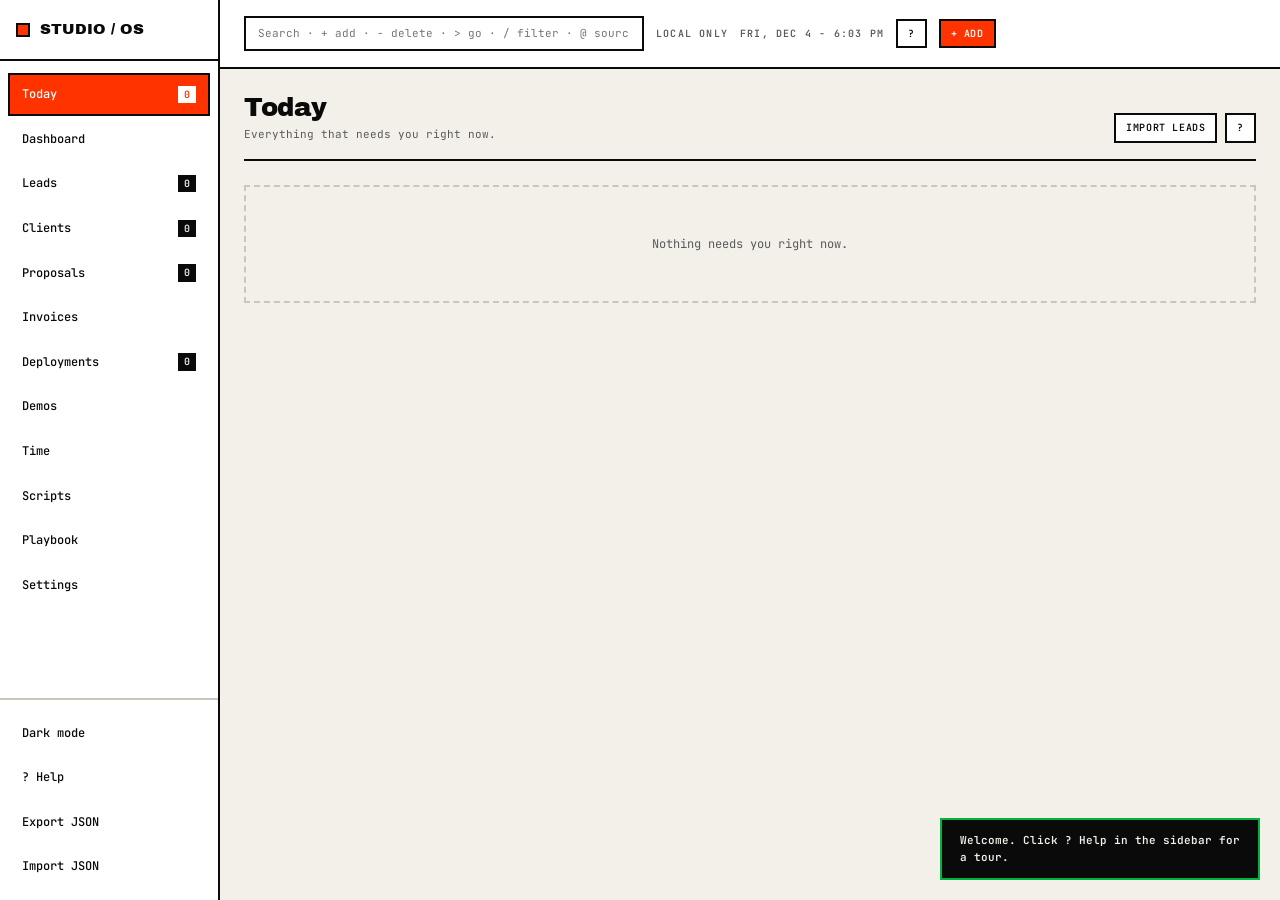
<file: index.html>
<!doctype html>
<html lang="en">
  <head>
    <meta charset="UTF-8" />
    <meta http-equiv="refresh" content="0; url=./OS%20WEB/index.html" />
    <meta name="viewport" content="width=device-width, initial-scale=1.0" />
    <title>Studio OS</title>
    <style>
      body {
        margin: 0;
        min-height: 100vh;
        display: grid;
        place-items: center;
        background: #0d0d0d;
        color: #f2f0e9;
        font-family: ui-monospace, SFMono-Regular, Menlo, Consolas, monospace;
      }
      a {
        color: #ff3300;
      }
    </style>
  </head>
  <body>
    <div>
      Redirecting to <a href="./OS%20WEB/index.html">Studio OS</a>…
    </div>
    <script>
      window.location.replace('./OS%20WEB/index.html');
    </script>
  </body>
</html>
</file>
<file: OS WEB/styles.css>
:root{--bg:#f2f0e9;--bg-alt:#fff;--surface:#fff;--ink:#0a0a0a;--muted:#5a5a5a;--line:#0a0a0a;--line-soft:#c9c6bc;--accent:#ff3300;--accent-ink:#fff;--ok:#00b33c;--warn:#ff9900;--danger:#cc0000;--info:#0055cc;--shadow:4px 4px 0 var(--line);--shadow-sm:2px 2px 0 var(--line);--mono:'JetBrains Mono',ui-monospace,Menlo,monospace;--display:'Archivo Black',system-ui,sans-serif}
[data-theme="dark"]{--bg:#0d0d0d;--bg-alt:#141414;--surface:#1a1a1a;--ink:#f2f0e9;--muted:#8a8a8a;--line:#f2f0e9;--line-soft:#2a2a2a;--shadow:4px 4px 0 #f2f0e9;--shadow-sm:2px 2px 0 #f2f0e9}
*,*::before,*::after{box-sizing:border-box;margin:0;padding:0}
body{font-family:var(--mono);background:var(--bg);color:var(--ink);font-size:13px;line-height:1.55;-webkit-font-smoothing:antialiased}
a{color:inherit;text-decoration:none}
button{font:inherit;cursor:pointer;border:none;background:none;color:inherit}
input,textarea,select{font:inherit;color:inherit}
ul{list-style:none}
h1,h2,h3,h4{font-family:var(--display);font-weight:400;letter-spacing:-.01em;line-height:1.1}
h1{font-size:22px}h2{font-size:16px;text-transform:uppercase;letter-spacing:.02em}h3{font-size:13px}
.label{font-size:10px;text-transform:uppercase;letter-spacing:.12em;color:var(--muted);font-weight:600}
.app{display:grid;grid-template-columns:220px 1fr;min-height:100vh}
.sidebar{background:var(--bg-alt);border-right:2px solid var(--line);display:flex;flex-direction:column;position:sticky;top:0;height:100vh;overflow-y:auto}
.main{min-width:0;overflow-x:hidden}
.topbar{display:flex;align-items:center;gap:12px;padding:16px 24px;border-bottom:2px solid var(--line);background:var(--bg-alt);position:sticky;top:0;z-index:50;flex-wrap:wrap}
.brand{display:flex;align-items:center;gap:10px;padding:18px 16px;border-bottom:2px solid var(--line);font-family:var(--display);font-size:15px}
.brand-dot{width:14px;height:14px;background:var(--accent);border:2px solid var(--line);flex-shrink:0}
.nav{padding:12px 8px;display:flex;flex-direction:column;gap:2px}
.nav-item{display:flex;align-items:center;gap:10px;padding:10px 12px;border:2px solid transparent;font-size:12px;font-weight:500;cursor:pointer;text-align:left;width:100%}
.nav-item:hover{background:var(--bg)}
.nav-item.active{background:var(--accent);color:var(--accent-ink);border-color:var(--line)}
.nav-count{margin-left:auto;font-size:10px;padding:1px 6px;background:var(--ink);color:var(--bg);font-weight:600}
.nav-item.active .nav-count{background:var(--accent-ink);color:var(--accent)}
.sidebar-foot{margin-top:auto;padding:12px 8px;border-top:2px solid var(--line-soft);display:flex;flex-direction:column;gap:2px}
.view{display:none;padding:24px}
.view.active{display:block}
.view-head{display:flex;align-items:flex-end;justify-content:space-between;gap:16px;flex-wrap:wrap;margin-bottom:24px;padding-bottom:16px;border-bottom:2px solid var(--line)}
.view-head h1{font-size:26px}
.view-head .sub{font-size:11px;color:var(--muted);margin-top:4px}
.btn{display:inline-flex;align-items:center;gap:6px;padding:8px 14px;border:2px solid var(--line);background:var(--surface);color:var(--ink);font-family:var(--mono);font-size:11px;font-weight:600;text-transform:uppercase;letter-spacing:.06em;cursor:pointer;transition:transform .1s,box-shadow .1s;white-space:nowrap}
.btn:hover{transform:translate(-2px,-2px);box-shadow:var(--shadow-sm)}
.btn-primary{background:var(--accent);color:var(--accent-ink)}
.btn-ghost{background:transparent}
.btn-sm{padding:5px 10px;font-size:10px}
.panel{background:var(--surface);border:2px solid var(--line);padding:16px;margin-bottom:16px}
.panel-head{display:flex;align-items:center;justify-content:space-between;gap:12px;margin-bottom:12px;padding-bottom:8px;border-bottom:1px dashed var(--line-soft)}
.panel-head h2{font-size:13px}
.grid-2{display:grid;grid-template-columns:repeat(2,1fr);gap:16px}
.grid-3{display:grid;grid-template-columns:repeat(3,1fr);gap:16px}
.grid-4{display:grid;grid-template-columns:repeat(4,1fr);gap:16px}
@media(max-width:900px){.grid-3,.grid-4{grid-template-columns:repeat(2,1fr)}}
@media(max-width:640px){.grid-2,.grid-3,.grid-4{grid-template-columns:1fr}}
.stat{background:var(--surface);border:2px solid var(--line);padding:16px}
.stat .n{font-family:var(--display);font-size:26px;line-height:1;margin-bottom:4px}
.stat .n.accent{color:var(--accent)}
.stat .l{font-size:10px;text-transform:uppercase;letter-spacing:.1em;color:var(--muted)}
.stat .d{font-size:10px;color:var(--muted);margin-top:4px}
.kanban{display:grid;grid-template-columns:repeat(6,minmax(220px,1fr));gap:12px;overflow-x:auto;padding-bottom:8px}
.kcol{background:var(--bg-alt);border:2px solid var(--line);padding:10px;min-height:200px;display:flex;flex-direction:column;gap:8px}
.kcol-head{display:flex;align-items:center;justify-content:space-between;padding-bottom:8px;border-bottom:1px dashed var(--line-soft);font-size:10px;text-transform:uppercase;letter-spacing:.08em;font-weight:600}
.kcol-head .c{font-size:10px;background:var(--ink);color:var(--bg);padding:1px 6px}
.kcard{background:var(--surface);border:2px solid var(--line);padding:10px;cursor:pointer;font-size:11px}
.kcard:hover{transform:translate(-2px,-2px);box-shadow:var(--shadow-sm)}
.kcard .biz{font-weight:600;margin-bottom:2px}
.kcard .meta{font-size:10px;color:var(--muted)}
.kcard .tags{display:flex;gap:4px;margin-top:6px;flex-wrap:wrap}
.kcard-url{margin-top:6px}
.kcard-actions{display:flex;gap:4px;margin-top:8px;padding-top:8px;border-top:1px dashed var(--line-soft)}
.kact{flex:1;padding:4px 6px;border:1.5px solid var(--line);background:var(--bg);font-family:var(--mono);font-size:10px;font-weight:600;cursor:pointer;text-transform:uppercase}
.kact:hover{background:var(--accent);color:var(--accent-ink);border-color:var(--accent)}
.tag{font-size:9px;padding:1px 5px;border:1px solid var(--line);text-transform:uppercase}
.tag.warn{background:var(--warn);color:#000}.tag.ok{background:var(--ok);color:#fff}.tag.danger{background:var(--danger);color:#fff}.tag.info{background:var(--info);color:#fff}
.tbl{width:100%;border-collapse:collapse;font-size:11px}
.tbl th{text-align:left;padding:8px 10px;border-bottom:2px solid var(--line);font-size:10px;text-transform:uppercase;letter-spacing:.08em}
.tbl td{padding:10px;border-bottom:1px solid var(--line-soft);vertical-align:middle}
.tbl tr:hover{background:var(--bg)}
.tbl .acts{display:flex;gap:4px;justify-content:flex-end}
.field{display:flex;flex-direction:column;gap:4px;margin-bottom:12px}
.field label{font-size:10px;text-transform:uppercase;letter-spacing:.08em;font-weight:600;color:var(--muted)}
.field input,.field select,.field textarea{padding:8px 10px;border:2px solid var(--line);background:var(--surface);font-family:var(--mono);font-size:12px;width:100%}
.field textarea{min-height:80px;resize:vertical}
.field input:focus,.field select:focus,.field textarea:focus{outline:none;box-shadow:var(--shadow-sm)}
.field-row{display:grid;grid-template-columns:1fr 1fr;gap:12px}
@media(max-width:640px){.field-row{grid-template-columns:1fr}}
.modal-back{position:fixed;inset:0;background:rgba(0,0,0,.5);z-index:900;display:none;align-items:center;justify-content:center;padding:20px}
.modal-back.open{display:flex}
.modal{background:var(--bg-alt);border:2px solid var(--line);box-shadow:8px 8px 0 var(--line);width:100%;max-width:680px;max-height:90vh;overflow-y:auto}
.modal-head{display:flex;align-items:center;justify-content:space-between;padding:14px 18px;border-bottom:2px solid var(--line);background:var(--surface);position:sticky;top:0;z-index:2}
.modal-head h3{font-size:14px;text-transform:uppercase}
.modal-close{width:26px;height:26px;border:2px solid var(--line);display:grid;place-items:center;font-size:14px}
.modal-close:hover{background:var(--accent);color:var(--accent-ink)}
.modal-body{padding:18px}
.modal-foot{padding:14px 18px;border-top:2px solid var(--line);display:flex;gap:8px;justify-content:flex-end;background:var(--surface);flex-wrap:wrap;position:sticky;bottom:0}
.script{background:var(--surface);border:2px solid var(--line);padding:14px;margin-bottom:12px}
.script.deleted{opacity:.5;border-style:dashed}
.script-head{display:flex;align-items:center;justify-content:space-between;gap:12px;margin-bottom:10px;flex-wrap:wrap}
.script-head h3{font-size:13px;text-transform:uppercase;outline:none;flex:1;min-width:150px;padding:2px 4px;border:1px dashed transparent}
.script-head h3:hover{border-color:var(--line-soft)}
.script-head h3:focus{background:var(--bg);border-style:solid;border-color:var(--accent)}
.script-body{background:var(--bg);border:1px dashed var(--line-soft);padding:12px;font-size:12px;line-height:1.7;white-space:pre-wrap;font-family:var(--mono);outline:none}
.script-body:focus{background:var(--bg-alt);border-style:solid;border-color:var(--accent);box-shadow:var(--shadow-sm)}
.script-cat{font-size:9px;padding:2px 6px;background:var(--ink);color:var(--bg);text-transform:uppercase;letter-spacing:.06em}
.pb-group{margin-bottom:20px}
.pb-group>summary{cursor:pointer;padding:12px 14px;background:var(--surface);border:2px solid var(--line);font-family:var(--display);font-size:13px;text-transform:uppercase;list-style:none;display:flex;align-items:center;justify-content:space-between}
.pb-group>summary::-webkit-details-marker{display:none}
.pb-group>summary::after{content:'[+]';font-family:var(--mono);font-size:12px}
.pb-group[open]>summary::after{content:'[-]'}
.pb-group[open]>summary{border-bottom:none}
.pb-body{border:2px solid var(--line);border-top:none;padding:16px;background:var(--bg-alt)}
.pb-body h4{font-size:12px;text-transform:uppercase;margin:16px 0 8px;font-family:var(--display)}
.pb-body p,.pb-body li{font-size:12px;line-height:1.7;margin-bottom:6px}
.pb-body ol,.pb-body ul{padding-left:20px;margin-bottom:12px}
.pb-body ol li{list-style:decimal}
.pb-body ul li{list-style:square}
.pb-body code{background:var(--bg);padding:1px 5px;font-size:11px;border:1px solid var(--line-soft)}
.pb-body pre{background:var(--ink);color:var(--bg);padding:12px;font-size:11px;line-height:1.6;overflow-x:auto;margin:8px 0 12px}
.pb-body .callout{border-left:4px solid var(--accent);background:var(--surface);padding:10px 14px;margin:12px 0;font-size:12px}
.pb-body .callout.warn{border-left-color:var(--warn)}
.pb-body .callout.ok{border-left-color:var(--ok)}
.toast{position:fixed;bottom:20px;right:20px;background:var(--ink);color:var(--bg);border:2px solid var(--accent);padding:12px 18px;font-size:11px;font-weight:600;z-index:1000;transform:translateY(100px);opacity:0;transition:transform .2s,opacity .2s;max-width:320px}
.toast.show{transform:translateY(0);opacity:1}
.toast.warn{border-color:var(--warn)}.toast.ok{border-color:var(--ok)}
.search{flex:1;min-width:200px;max-width:400px;position:relative}
.search input{width:100%;padding:7px 12px;border:2px solid var(--line);background:var(--surface);font-size:11px}
.search input:focus{outline:none;box-shadow:var(--shadow-sm)}
.search-results{position:absolute;top:calc(100% + 4px);left:0;right:0;background:var(--bg-alt);border:2px solid var(--line);box-shadow:4px 4px 0 var(--line);max-height:340px;overflow-y:auto;display:none;z-index:200}
.search-results.open{display:block}
.sr-item{padding:10px 12px;border-bottom:1px solid var(--line-soft);cursor:pointer;font-size:11px}
.sr-item:last-child{border-bottom:none}
.sr-item:hover{background:var(--bg)}
.sr-item.active{background:var(--bg)}
.sr-item .t{font-weight:600;margin-bottom:2px}
.sr-item .m{font-size:10px;color:var(--muted)}
.row{display:flex;gap:8px;align-items:center}
.row-between{display:flex;gap:8px;align-items:center;justify-content:space-between;flex-wrap:wrap}
.mt{margin-top:12px}.mb{margin-bottom:12px}
.empty{padding:32px 16px;text-align:center;border:2px dashed var(--line-soft);color:var(--muted);font-size:12px}
.pill{display:inline-block;padding:2px 8px;background:var(--ink);color:var(--bg);font-size:9px;text-transform:uppercase;letter-spacing:.08em;font-weight:600}
.pill.ok{background:var(--ok);color:#fff}.pill.warn{background:var(--warn);color:#000}.pill.danger{background:var(--danger);color:#fff}.pill.info{background:var(--info);color:#fff}
.timeline{border-left:2px solid var(--line);padding-left:14px;margin-top:8px}
.timeline .ev{padding:6px 0;font-size:11px;position:relative}
.timeline .ev::before{content:'';position:absolute;left:-19px;top:12px;width:8px;height:8px;background:var(--accent);border:2px solid var(--line)}
.timeline .ev .d{font-size:10px;color:var(--muted);margin-bottom:2px}
.chip-row{display:flex;gap:4px;flex-wrap:wrap;margin:6px 0}
.chip{font-size:10px;padding:4px 9px;border:1.5px solid var(--line-soft);background:var(--bg);cursor:pointer;font-weight:500}
.chip:hover{background:var(--accent);color:var(--accent-ink);border-color:var(--accent)}
.checklist{display:flex;flex-direction:column;gap:3px;margin-top:8px}
.checklist label{display:flex;gap:9px;align-items:flex-start;font-size:11px;cursor:pointer;padding:7px 10px;border:1.5px solid var(--line-soft);background:var(--bg);line-height:1.45}
.checklist label.done{opacity:.45;text-decoration:line-through}
.checklist input[type=checkbox]{width:14px;height:14px;margin-top:2px;accent-color:var(--accent);flex-shrink:0}
.bar-chart{display:flex;align-items:flex-end;gap:6px;height:160px;padding:24px 0 24px;border-bottom:2px solid var(--line);position:relative;margin-bottom:24px}
.bar-chart .bar{flex:1;background:var(--accent);border:2px solid var(--line);min-height:2px;position:relative}
.bar-chart .bar .lbl{position:absolute;top:-16px;left:0;right:0;text-align:center;font-size:9px;font-weight:600}
.bar-chart .bar .x{position:absolute;bottom:-20px;left:0;right:0;text-align:center;font-size:9px;color:var(--muted);font-weight:600}
.stage-row{display:grid;grid-template-columns:120px 40px 1fr 90px;gap:10px;align-items:center;padding:8px 0;border-bottom:1px dashed var(--line-soft)}
.stage-row:last-child{border-bottom:none}
.stage-row .sn{font-size:11px;font-weight:600;text-transform:uppercase;letter-spacing:.06em}
.stage-row .sc{font-size:14px;font-weight:700;font-family:var(--display);color:var(--accent)}
.stage-row .sbar{border:1.5px solid var(--line);height:12px}
.stage-row .sbar > div{height:100%;background:var(--accent)}
.stage-row .sv{font-size:10px;color:var(--muted);text-align:right}
.today-section{background:var(--surface);border:2px solid var(--line);padding:14px;margin-bottom:14px}
.today-section.urgent{border-color:var(--danger)}
.today-section h2{font-size:12px;text-transform:uppercase;letter-spacing:.08em;display:flex;justify-content:space-between;align-items:center;margin-bottom:10px;padding-bottom:8px;border-bottom:1px dashed var(--line-soft)}
.today-section h2 .count{font-size:10px;background:var(--ink);color:var(--bg);padding:1px 7px;font-family:var(--mono)}
.today-section.urgent h2 .count{background:var(--danger);color:#fff}
.today-item{display:flex;align-items:center;gap:10px;padding:9px 10px;border:1.5px solid var(--line-soft);background:var(--bg);margin-bottom:5px;cursor:pointer;font-size:12px}
.today-item:hover{transform:translate(-2px,-2px);box-shadow:var(--shadow-sm);border-color:var(--accent)}
.today-item .ti-main{flex:1;min-width:0}
.today-item .ti-title{font-weight:600;overflow:hidden;text-overflow:ellipsis;white-space:nowrap}
.today-item .ti-meta{font-size:10px;color:var(--muted);margin-top:2px}
.today-item .ti-tag{font-size:9px;padding:2px 6px;border:1px solid var(--line);text-transform:uppercase;background:var(--surface);flex-shrink:0}
.today-item .ti-tag.danger{background:var(--danger);color:#fff;border-color:var(--danger)}
.today-item .ti-tag.warn{background:var(--warn);color:#000;border-color:var(--warn)}
.today-item .ti-tag.info{background:var(--info);color:#fff;border-color:var(--info)}
.today-item .ti-tag.ok{background:var(--ok);color:#fff;border-color:var(--ok)}
.today-item .ti-actions{display:flex;gap:3px;flex-shrink:0}
.today-item .ti-actions button{padding:3px 7px;border:1px solid var(--line);background:var(--bg-alt);font-size:10px;font-weight:600;text-transform:uppercase}
.today-item .ti-actions button:hover{background:var(--accent);color:var(--accent-ink);border-color:var(--accent)}
.prop-card{background:var(--surface);border:2px solid var(--line);padding:14px;margin-bottom:10px;display:flex;gap:14px;align-items:flex-start;flex-wrap:wrap}
.prop-card .p-main{flex:1;min-width:200px}
.prop-card .p-biz{font-family:var(--display);font-size:15px;margin-bottom:4px}
.prop-card .p-meta{font-size:10px;color:var(--muted);text-transform:uppercase;letter-spacing:.05em}
.prop-card .p-amount{font-family:var(--display);font-size:22px;color:var(--accent);line-height:1}
.prop-card .p-side{display:flex;flex-direction:column;gap:6px;align-items:flex-end}
.prop-card .p-actions{display:flex;gap:4px;margin-top:8px;flex-wrap:wrap}
.prop-status{display:inline-block;padding:2px 9px;font-size:10px;text-transform:uppercase;letter-spacing:.08em;font-weight:600;border:1.5px solid var(--line)}
.prop-status.Draft{background:var(--bg);color:var(--muted)}
.prop-status.Sent{background:var(--info);color:#fff;border-color:var(--info)}
.prop-status.Viewed{background:var(--warn);color:#000;border-color:var(--warn)}
.prop-status.Accepted{background:var(--ok);color:#fff;border-color:var(--ok)}
.prop-status.Declined{background:var(--danger);color:#fff;border-color:var(--danger)}

/* URL CHIPS — clickable links with copy + open */
.url-chip{display:inline-flex;align-items:center;gap:0;border:1.5px solid var(--line);background:var(--bg);font-size:10px;font-family:var(--mono);max-width:100%;overflow:hidden}
.url-chip .url-text{padding:3px 8px;cursor:pointer;color:var(--info);text-decoration:underline;overflow:hidden;text-overflow:ellipsis;white-space:nowrap;max-width:180px}
.url-chip .url-text:hover{background:var(--info);color:#fff;text-decoration:none}
.url-chip .url-btn{padding:3px 6px;border:none;border-left:1px solid var(--line);background:var(--bg-alt);font-size:10px;cursor:pointer;color:var(--ink)}
.url-chip .url-btn:hover{background:var(--accent);color:var(--accent-ink)}
.url-chip.small{font-size:9px}
.url-chip.small .url-text{padding:2px 6px;max-width:120px}

/* CLIENT ACTIONS POPOVER */
.popover{background:var(--bg-alt);border:2px solid var(--line);box-shadow:4px 4px 0 var(--line);min-width:220px;z-index:800;display:flex;flex-direction:column;padding:4px}
.pop-item{padding:8px 12px;font-size:11px;text-align:left;border:none;background:none;cursor:pointer;font-family:var(--mono);color:var(--ink)}
.pop-item:hover{background:var(--accent);color:var(--accent-ink)}
.pop-item.muted{color:var(--muted);cursor:default}
.pop-item.muted:hover{background:none;color:var(--muted)}

@media(max-width:900px){
.app{grid-template-columns:1fr}
.sidebar{position:static;height:auto;border-right:none;border-bottom:2px solid var(--line)}
.nav{flex-direction:row;flex-wrap:wrap;padding:8px}
.nav-item{flex:1 1 auto;min-width:90px;font-size:11px}
.view{padding:14px}
}
@media(max-width:640px){.topbar{padding:12px 14px}.search{max-width:100%}.view-head h1{font-size:22px}.stat .n{font-size:22px}.stage-row{grid-template-columns:100px 30px 1fr 70px}}
</file>
